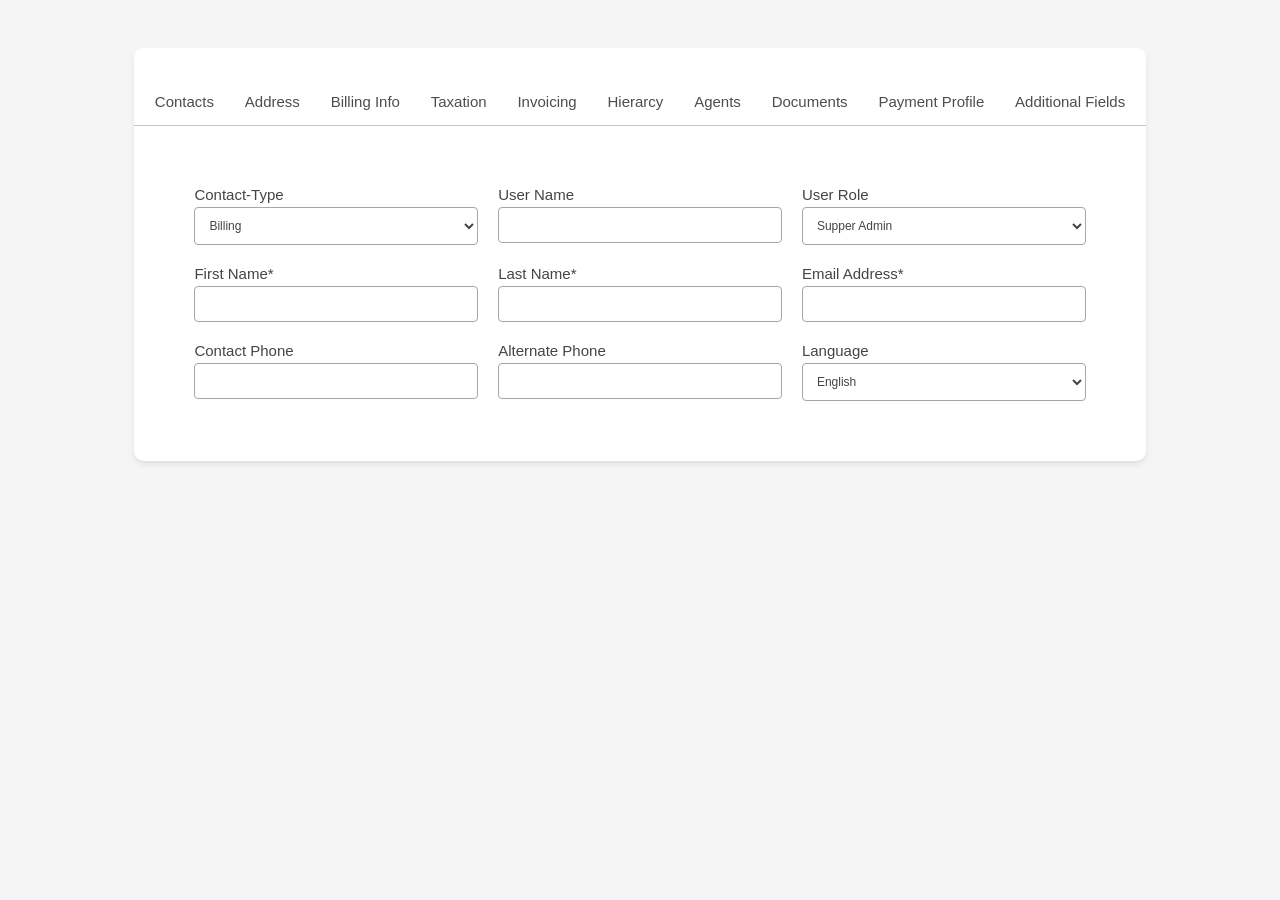
<file: index.html>
<!DOCTYPE html>
<html lang="en">

<head>
    <title>Document</title>
    <link rel="stylesheet" href="./frame.css">
</head>

<body>
    <div class="container">
        <div class="list">
            <li id="link0"> <a href="#link0">Contacts</a> </li>
            <li id="link1"> <a href="#link1">Address</a> </li>
            <li id="link2"> <a href="#link2">Billing Info</a> </li>
            <li id="link3"> <a href="#link3">Taxation</a> </li>
            <li id="link4"> <a href="#link4">Invoicing</a> </li>
            <li id="link5"> <a href="#link5">Hierarcy</a> </li>
            <li id="link6"> <a href="#link6">Agents</a> </li>
            <li id="link7"> <a href="#link7">Documents</a> </li>
            <li id="link8"> <a href="#link8">Payment Profile</a> </li>
            <li id="link9"> <a href="#link9">Additional Fields</a> </li>
        </div>   
        <div class="container2">
            <div class="row">
                <div class="box">
                    <label>Contact-Type</label>
                    <select name="contacts">
                        <option>Billing</option>
                    </select>
                </div>
                <div class="box">
                    <label>User Name</label>
                    <input type="text">
                </div>
                <div class="box">
                    <label>User Role</label>
                    <select name="contacts">
                        <option>Supper Admin</option>
                    </select>
                </div>
            </div>
            <div class="row">
                <div class="box">
                    <label>First Name*</label>
                    <input type="text">
                </div>
                <div class="box">
                    <label>Last Name*</label>
                    <input type="text">
                </div>
                <div class="box">
                    <label>Email Address*</label>
                    <input type="text">
                </div>
            </div>    
            <div class="row">
                <div class="box">
                    <label>Contact Phone</label>
                    <input type="text">
                </div>
                <div class="box">
                    <label>Alternate Phone</label>
                    <input type="text">
                </div>
                <div class="box">
                    <label>Language</label>
                    <select name="contacts">
                        <option>English</option>
                    </select>
                </div>
            </div>    
        </div>
    </div>
</body>

</html>
</file>
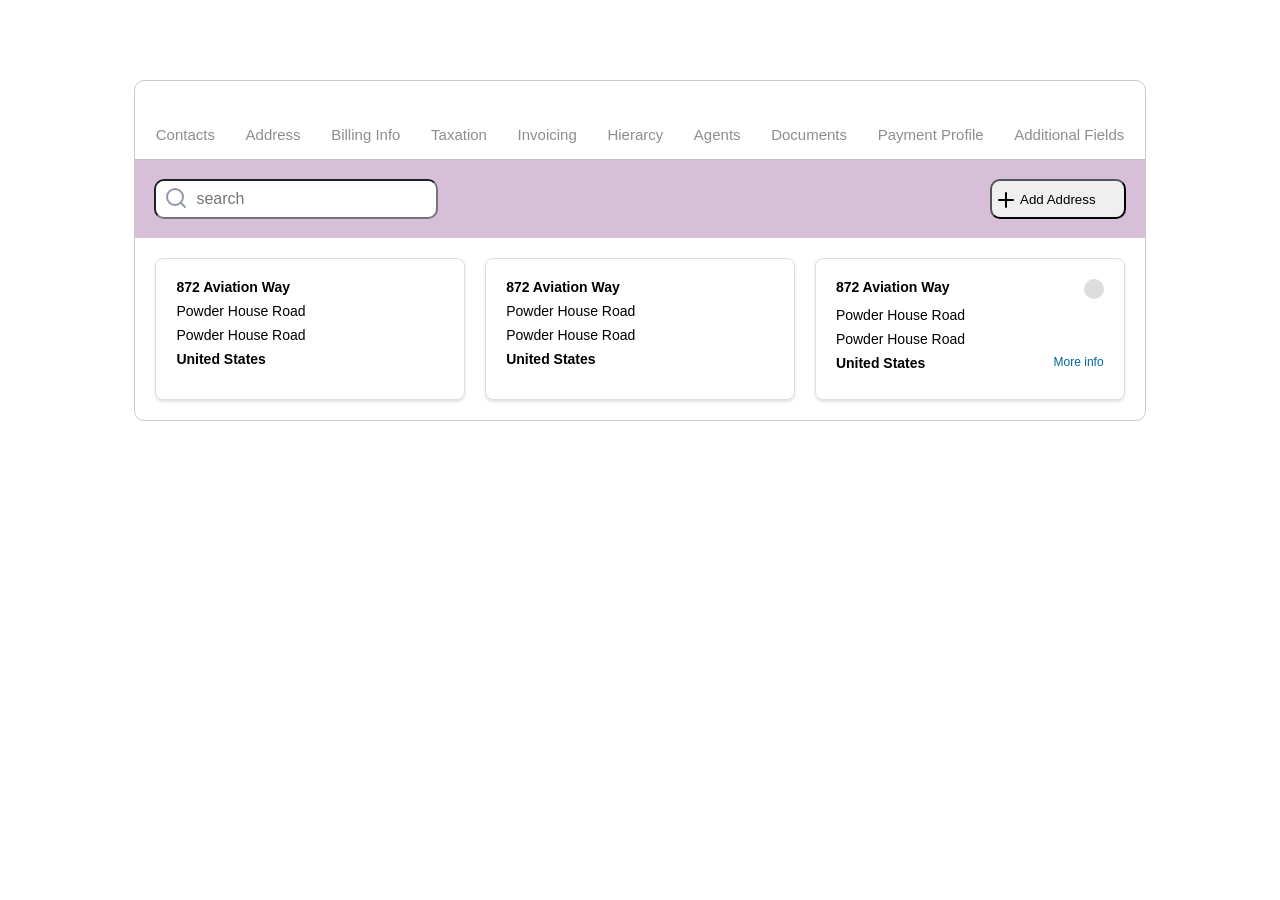
<file: Frame1/index.html>
<!DOCTYPE html>
<html lang="en">

<head>
    <title>Document</title>
    <link rel="stylesheet" href="./frame1.css">
</head>

<body>
    <div class="container">
        <div class="list">
            <li id="link1"><a href="#link1">Contacts</a></li>
            <li id="link0"><a href="#link0">Address</a></li>
            <li id="link2"><a href="#link2">Billing Info</a></li>
            <li id="link3"><a href="#link3">Taxation</a></li>
            <li id="link4"><a href="#link4">Invoicing</a></li>
            <li id="link5"><a href="#link5">Hierarcy</a></li>
            <li id="link6"><a href="#link6">Agents</a></li>
            <li id="link7"><a href="#link7">Documents</a></li>
            <li id="link8"><a href="#link8">Payment Profile</a></li>
            <li id="link9"><a href="#link9">Additional Fields</a></li>
        </div>
        <div class="row-container">
            <div class="search-bar">
                <svg xmlns="http://www.w3.org/2000/svg" width="23" height="23" fill="none" stroke="#9299a9"
                    stroke-width="2" stroke-linecap="round" stroke-linejoin="round" class="feather feather-search">
                    <circle cx="11" cy="11" r="8" />
                    <path d="m21 21-4.35-4.35" />
                </svg>
                <input type="text" placeholder="search" name="search">
            </div>
         
                <button>
                    <svg class="svg1" xmlns="http://www.w3.org/2000/svg" width="24" height="24" fill="none" stroke="#000"
                        stroke-width="2" stroke-linecap="round" stroke-linejoin="round" class="feather feather-plus">
                        <path d="M12 5v14M5 12h14" />
                    </svg>
                    Add Address
                </button>
        </div>
<div class="address-container">
    <address>
        <ul>
            <li> <strong>872 Aviation Way</strong> </li>
            <li>Powder House Road </li>
            <li>Powder House Road </li>
            <li> <strong> United States</strong> </li>
        </ul>
    </address>
    <address>
        <ul>
            <li> <strong>872 Aviation Way</strong> </li>
            <li>Powder House Road </li>
            <li>Powder House Road </li>
            <li> <strong> United States</strong> </li>
        </ul>
    </address>
    <address>
        <ul>
            <li class="address1"> <strong>872 Aviation Way</strong>  <span class="pen-icon"></span></li>
            <li>Powder House Road </li>
            <li>Powder House Road </li>
            <li class="address1"> <strong> United States</strong> <a href="#" class="linkinfo"> More info </a> </li>
        </ul>
    </address>

</div>

</body>

</html>
</file>
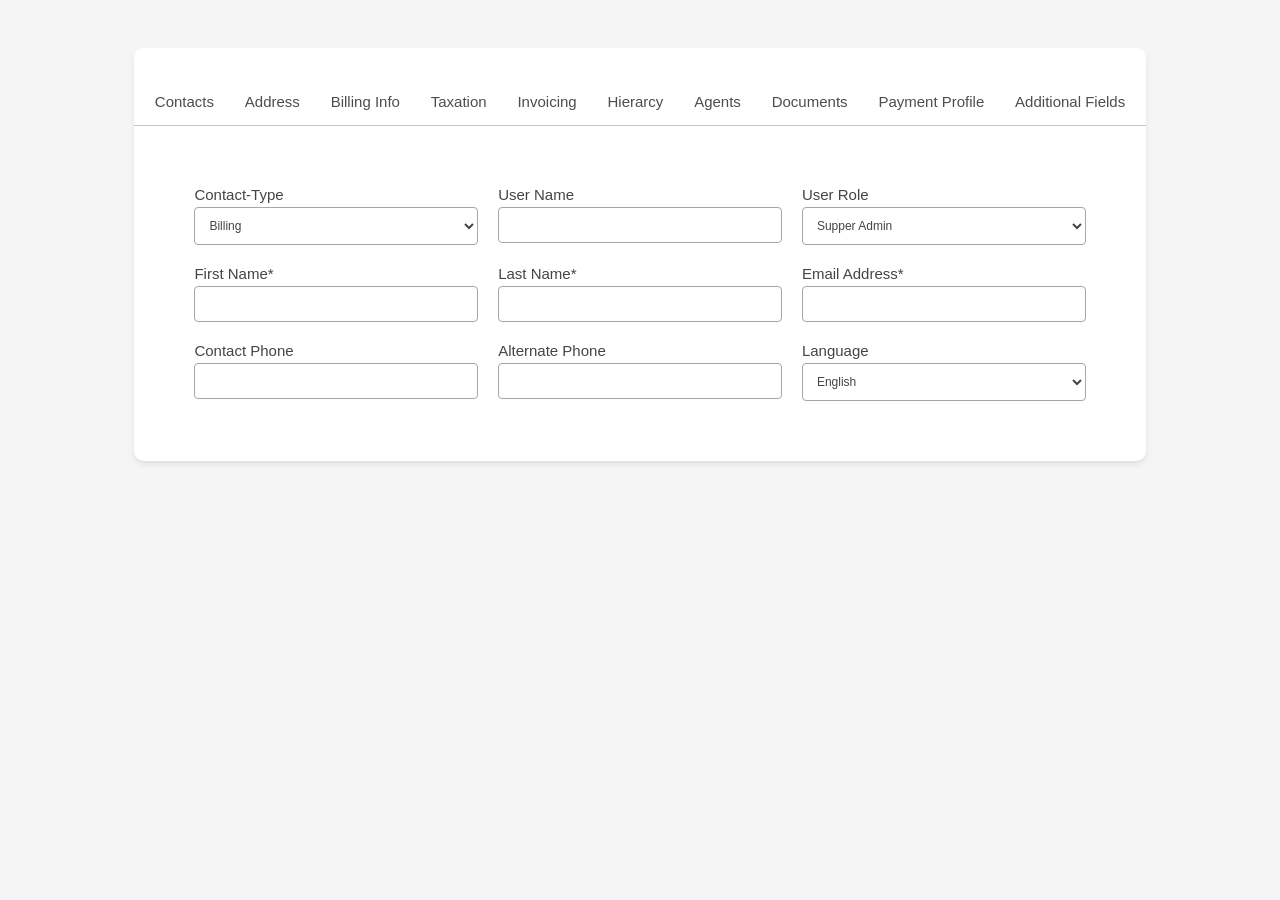
<file: frame.html>
<!DOCTYPE html>
<html lang="en">

<head>
    <title>Document</title>
    <link rel="stylesheet" href="./frame.css">
</head>

<body>
    <div class="container">
        <div class="list">
            <li id="link0"> <a href="#link0">Contacts</a> </li>
            <li id="link1"> <a href="#link1">Address</a> </li>
            <li id="link2"> <a href="#link2">Billing Info</a> </li>
            <li id="link3"> <a href="#link3">Taxation</a> </li>
            <li id="link4"> <a href="#link4">Invoicing</a> </li>
            <li id="link5"> <a href="#link5">Hierarcy</a> </li>
            <li id="link6"> <a href="#link6">Agents</a> </li>
            <li id="link7"> <a href="#link7">Documents</a> </li>
            <li id="link8"> <a href="#link8">Payment Profile</a> </li>
            <li id="link9"> <a href="#link9">Additional Fields</a> </li>
        </div>
        <div class="container2">
            <div class="row">
                <div class="box">
                    <label>Contact-Type</label>
                    <select name="contacts">
                        <option>Billing</option>
                    </select>
                </div>
                <div class="box">
                    <label>User Name</label>
                    <input type="text">
                </div>
                <div class="box">
                    <label>User Role</label>
                    <select name="contacts">
                        <option>Supper Admin</option>
                    </select>
                </div>
            </div>
            <div class="row">
                <div class="box">
                    <label>First Name*</label>
                    <input type="text">
                </div>
                <div class="box">
                    <label>Last Name*</label>
                    <input type="text">
                </div>
                <div class="box">
                    <label>Email Address*</label>
                    <input type="text">
                </div>
            </div>    
            <div class="row">
                <div class="box">
                    <label>Contact Phone</label>
                    <input type="text">
                </div>
                <div class="box">
                    <label>Alternate Phone</label>
                    <input type="text">
                </div>
                <div class="box">
                    <label>Language</label>
                    <select name="contacts">
                        <option>English</option>
                    </select>
                </div>
            </div>    
        </div>
    </div>
</body>

</html>
</file>
<file: frame.css>
*{
    box-sizing: border-box;
}
body{
    font-family: Arial, Helvetica, sans-serif;
    display: flex;
    justify-content: center;
    align-items: center;
    background-color: #f5f5f5;

}
.container{
    /* border: 1px solid rgb(16, 16, 17); */
    width: 80%;
    height: 80%;
    border-radius: 10px;
    background-color: rgb(255, 255, 255);
    margin-top: 40px;
    overflow: hidden;
    /* box-shadow: 0 4px 3px rgb(201, 199, 199); */
    box-shadow: 0px 4px 8px -2px rgba(16, 24, 40, 0.1), 0px 2px 4px -2px rgba(16, 24, 40, 0.06);
}
.list{
    border-bottom: 1px solid rgb(196, 193, 193);
    display: flex;
    justify-content: space-around;
    list-style: none outside none;
    padding: 30px 5px 0 5px;
    font-size: 15px;
    color: rgb(66, 64, 64);
    background-color: white;
}
li > a{
    text-decoration: none;
    color: black;
    display: inline-block;
    padding: 15px;
    color: rgb(78, 76, 76);
}
/* .Active{
    border-bottom: 2px solid rgb(135, 1, 175);
    background-color: rgb(252, 246, 255);
    padding: 15px;
} */
:target{
    border-bottom: 2px solid rgb(135, 1, 175);
    background-color: rgb(252, 246, 255);
}
li > a:hover{
    background-color: rgb(252, 246, 255);
    border-radius: 5px 5px 0 0;
}
option{
    font-size: 15px;
}
.container2{
    margin: 50px ;
    background-color: white;
}
.row{
    display: flex;
    gap: 20px;
    padding: 10px;
}
.box > label{
    /* border: 1px solid blue; */
    display: block;  
    margin-bottom: 4px;  
}
select, input{
    border: 1px solid rgb(167, 167, 167);
    width: 100%;
    display: block;
    padding: 10px;
    border-radius: 4px;
    background-color: white;
    font-size: 12px;
    color: rgb(70, 68, 68);
    
}
.row > .box{
    flex: 1;
}
.box{
    font-size: 15px;
    color: rgb(70, 68, 68);

}
</file>
<file: Frame1/frame1.css>
*{
    box-sizing: border-box;
}
body{
    font-family: Arial, Helvetica, sans-serif;
    display: flex;
    justify-content: center;
    align-items: center;
    margin-top: 80px;
}
.container{
    border: 1px solid rgb(201, 201, 201);
    width: 80%;
    height: 80%;
    border-radius: 10px;
    overflow: hidden;
}
.list{  
    border-bottom: 1px solid rgb(194, 194, 194);
    display: flex;
    justify-content: space-around;
    list-style: none outside none;
    padding: 29px 5px 0 5px;
    font-size: 15px;
}
li > a{
    text-decoration: none;
    display: inline-block;
    padding: 16px 10px 16px 10px;
    color: rgb(143, 142, 142);
    border-radius: 4px 4px 0 0;
}
li:hover > a {
    background-color: rgb(252, 246, 255); 
}
:target{
    border-bottom: 2px solid rgb(135, 1, 175);
    background-color: rgb(252, 246, 255);
}
.row-container{
    display: flex;
    justify-content: space-between;
    padding: 19px;
    background-color: thistle;
}
input{
    width: 100%;
    padding: 9px 40px;
    font-size: 16px;
    border-radius: 10px;
} 
svg {
    position: absolute;
    top: 7px;
    left: 10px;
} 
.svg1{
    position: absolute;
    left: 2px;
    color: rgb(194, 194, 194);
   
}
button{
    position: relative;
    padding: 9px 28px;
    border-radius: 10px;
}
.search-bar{
    position: relative;
    display: flex;
    justify-content: space-between;
    /* outline: none; */
    background: none;
}



.address-container {
    display: flex;
    justify-content: space-between;
    gap: 20px;
    margin: 20px;
}
.address-container > address {
    flex: 1;
    padding: 20px;
    border: 1px solid #ddd;
    border-radius: 8px;
    box-shadow: 0 2px  3px rgba(153, 153, 153, 0.288);
}

.address1 {
    display: flex;
    justify-content: space-between;
}

address ul li.address1 > a {
    font-size: 12px;
    color: #006699;
    padding: 0;
}
.pen-icon {
    width: 20px;
    height: 20px;
    display: block;
    background: #ddd;
    border-radius: 100%;
}

address > ul {
    margin: 0;
    padding: 0;
}
address > ul > li {
    list-style: none outside none;
    margin-bottom: 8px;
    font-style: normal;
    font-size: 14px;
}
</file>
